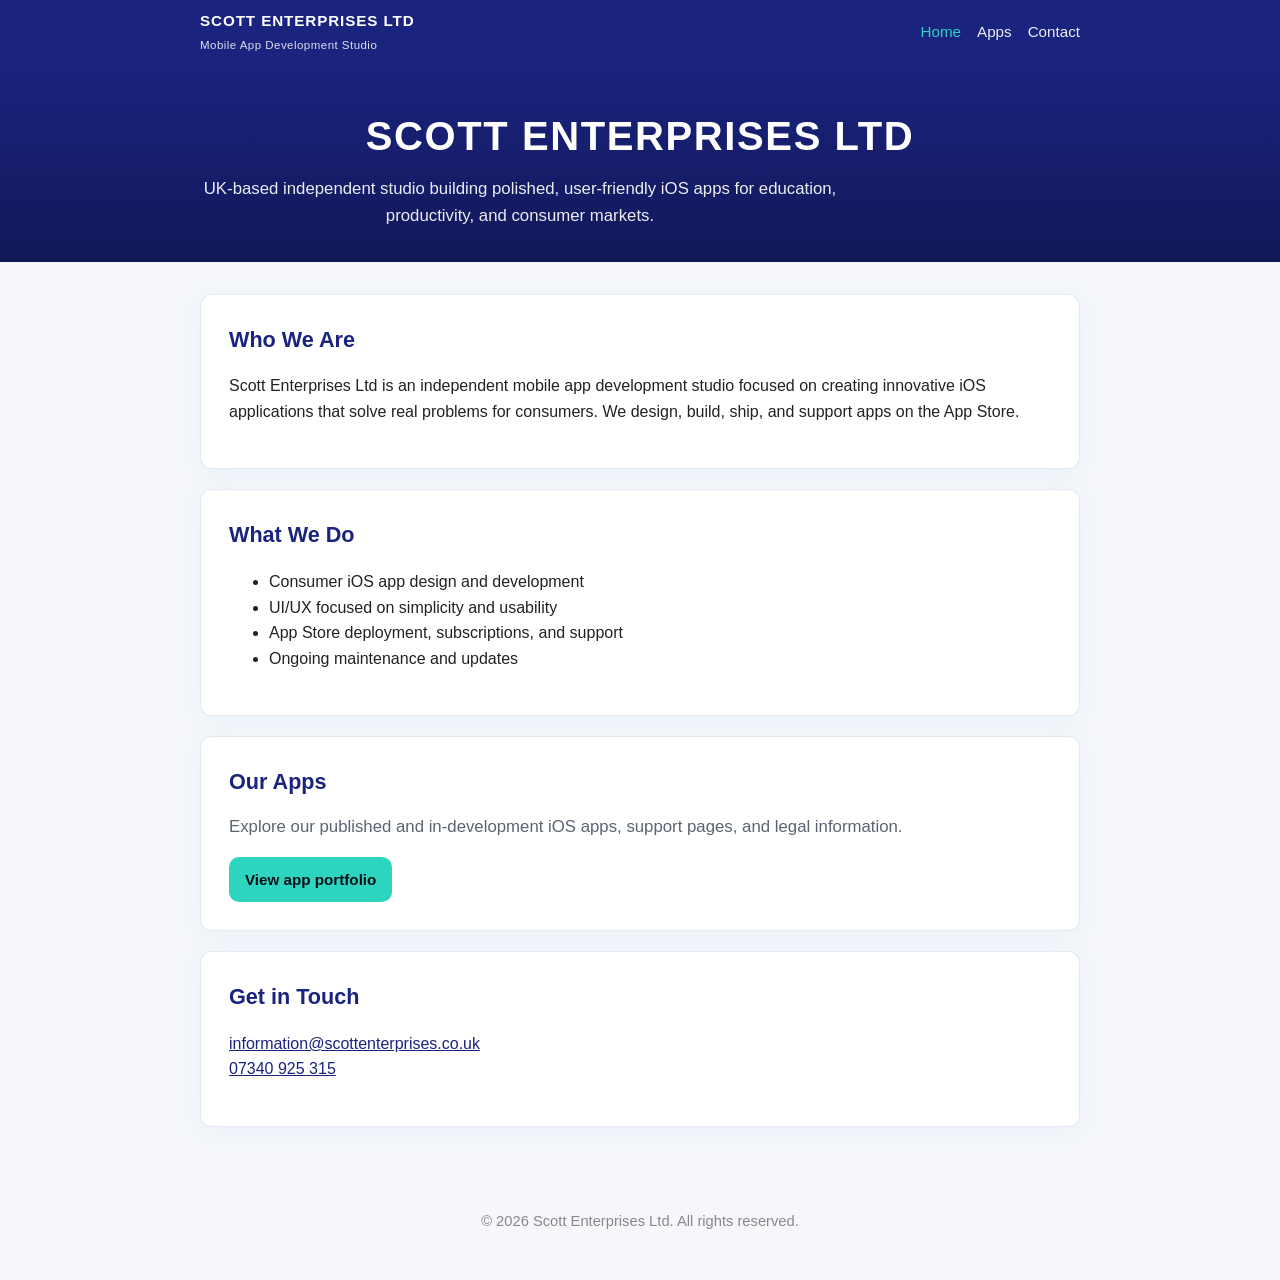
<file: index.html>
<!DOCTYPE html>
<html lang="en-GB">
<head>
    <meta charset="UTF-8">
    <meta name="viewport" content="width=device-width, initial-scale=1.0">
    <title>Scott Enterprises Ltd | iOS App Studio</title>
    <meta name="description" content="Scott Enterprises Ltd is a UK-based iOS app studio building consumer mobile apps including Learn World Flags, GCSE &amp; A Level CS Quiz, BetReset, and GSC Dashboard.">
    <meta name="robots" content="index, follow">
    <link rel="canonical" href="https://scottenterprises.co.uk/">
    <link rel="stylesheet" href="styles.css">
</head>
<body>
    <header class="site-header">
        <div class="site-header-inner">
            <a class="brand" href="index.html">
                SCOTT ENTERPRISES LTD
                <span>Mobile App Development Studio</span>
            </a>
            <nav class="site-nav" aria-label="Primary">
                <a href="index.html" aria-current="page">Home</a>
                <a href="apps/index.html">Apps</a>
                <a href="mailto:information@scottenterprises.co.uk">Contact</a>
            </nav>
        </div>
    </header>

    <section class="hero">
        <div class="page-shell">
            <h1>SCOTT ENTERPRISES LTD</h1>
            <p>UK-based independent studio building polished, user-friendly iOS apps for education, productivity, and consumer markets.</p>
        </div>
    </section>

    <main>
        <div class="page-shell">
            <section class="card">
                <h2 class="section-title">Who We Are</h2>
                <p>
                    Scott Enterprises Ltd is an independent mobile app development studio focused on creating innovative iOS applications that solve real problems for consumers. We design, build, ship, and support apps on the App Store.
                </p>
            </section>

            <section class="card">
                <h2 class="section-title">What We Do</h2>
                <ul>
                    <li>Consumer iOS app design and development</li>
                    <li>UI/UX focused on simplicity and usability</li>
                    <li>App Store deployment, subscriptions, and support</li>
                    <li>Ongoing maintenance and updates</li>
                </ul>
            </section>

            <section class="card">
                <h2 class="section-title">Our Apps</h2>
                <p class="lead">Explore our published and in-development iOS apps, support pages, and legal information.</p>
                <div class="button-row">
                    <a class="button button-primary" href="apps/index.html">View app portfolio</a>
                </div>
            </section>

            <section class="card">
                <h2 class="section-title">Get in Touch</h2>
                <p>
                    <a href="mailto:information@scottenterprises.co.uk">information@scottenterprises.co.uk</a><br>
                    <a href="tel:07340925315">07340 925 315</a>
                </p>
            </section>
        </div>
    </main>

    <footer class="site-footer">
        <p>&copy; 2026 Scott Enterprises Ltd. All rights reserved.</p>
    </footer>
</body>
</html>
</file>
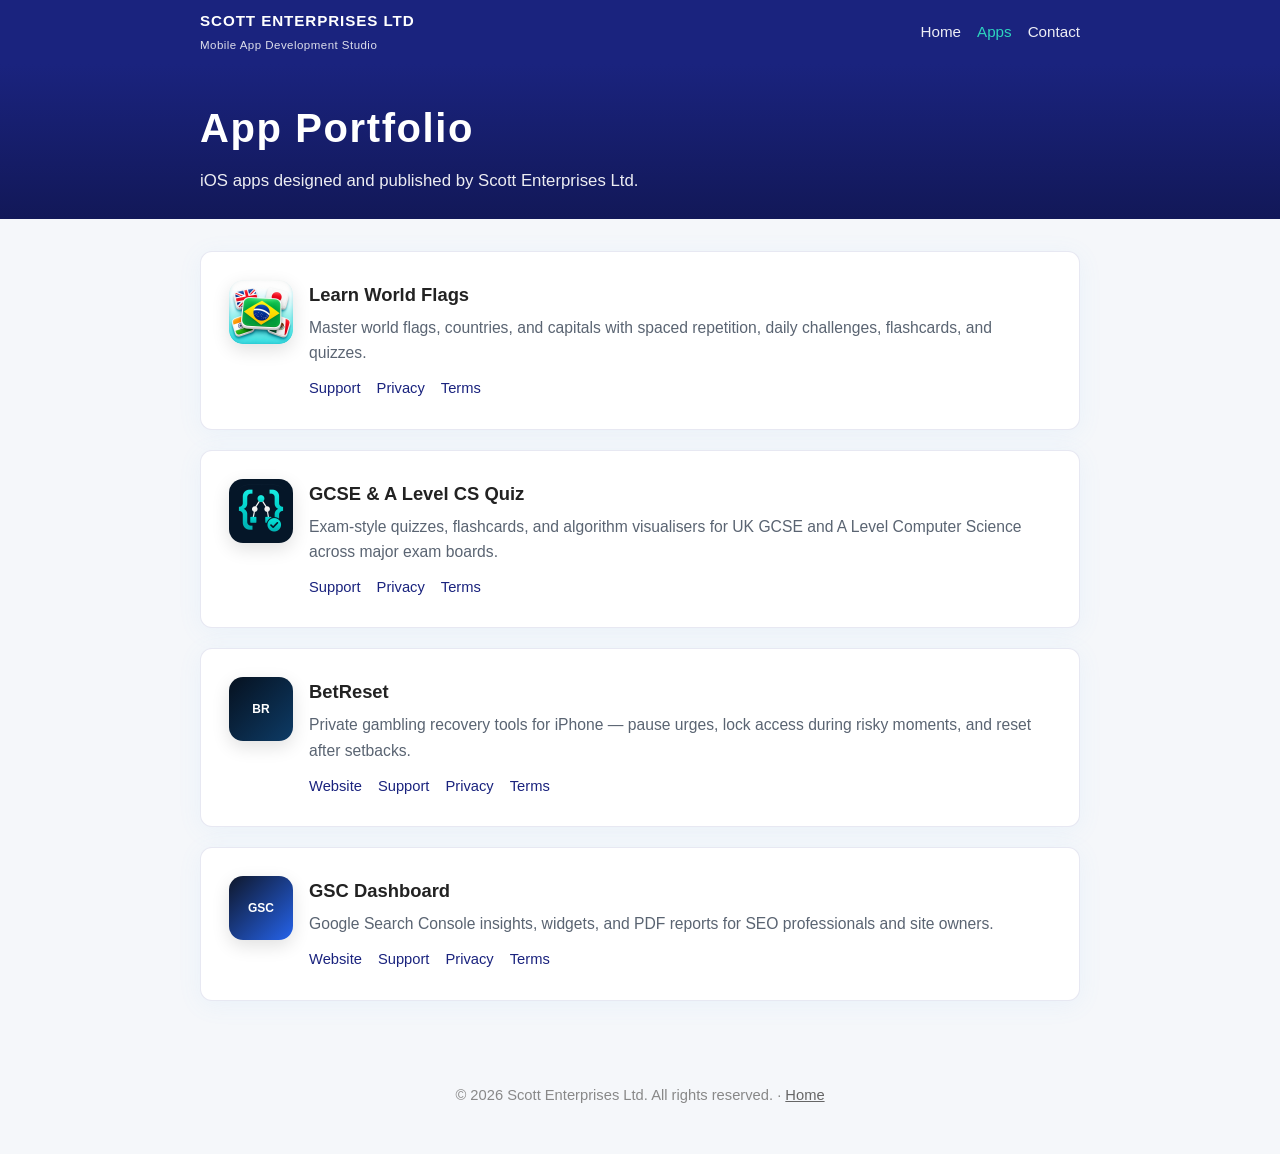
<file: apps/index.html>
<!DOCTYPE html>
<html lang="en-GB">
<head>
    <meta charset="UTF-8">
    <meta name="viewport" content="width=device-width, initial-scale=1.0">
    <title>Apps | Scott Enterprises Ltd</title>
    <meta name="description" content="Portfolio of iOS apps by Scott Enterprises Ltd, including Learn World Flags, GCSE &amp; A Level CS Quiz, BetReset, and GSC Dashboard.">
    <meta name="robots" content="index, follow">
    <link rel="canonical" href="https://scottenterprises.co.uk/apps/">
    <link rel="stylesheet" href="../styles.css">
</head>
<body>
    <header class="site-header">
        <div class="site-header-inner">
            <a class="brand" href="../index.html">
                SCOTT ENTERPRISES LTD
                <span>Mobile App Development Studio</span>
            </a>
            <nav class="site-nav" aria-label="Primary">
                <a href="../index.html">Home</a>
                <a href="index.html" aria-current="page">Apps</a>
                <a href="mailto:information@scottenterprises.co.uk">Contact</a>
            </nav>
        </div>
    </header>

    <section class="hero hero-compact">
        <div class="page-shell">
            <h1>App Portfolio</h1>
            <p>iOS apps designed and published by Scott Enterprises Ltd.</p>
        </div>
    </section>

    <main>
        <div class="page-shell">
            <article class="card app-card">
                <img class="app-icon" src="../assets/learn-world-flags-icon.png" width="64" height="64" alt="Learn World Flags app icon">
                <div>
                    <h3>Learn World Flags</h3>
                    <p>Master world flags, countries, and capitals with spaced repetition, daily challenges, flashcards, and quizzes.</p>
                    <div class="meta-links">
                        <a href="learn-world-flags/index.html">Support</a>
                        <a href="learn-world-flags/privacy.html">Privacy</a>
                        <a href="learn-world-flags/terms.html">Terms</a>
                    </div>
                </div>
            </article>

            <article class="card app-card">
                <img class="app-icon" src="../assets/cs-quiz-icon.png" width="64" height="64" alt="GCSE and A Level CS Quiz app icon">
                <div>
                    <h3>GCSE &amp; A Level CS Quiz</h3>
                    <p>Exam-style quizzes, flashcards, and algorithm visualisers for UK GCSE and A Level Computer Science across major exam boards.</p>
                    <div class="meta-links">
                        <a href="cs-quiz/index.html">Support</a>
                        <a href="cs-quiz/privacy.html">Privacy</a>
                        <a href="cs-quiz/terms.html">Terms</a>
                    </div>
                </div>
            </article>

            <article class="card app-card">
                <div class="app-icon" style="background: linear-gradient(135deg, #06111f, #0d3b66); display: grid; place-items: center; color: #fff; font-weight: 700; font-size: 0.75rem;">BR</div>
                <div>
                    <h3>BetReset</h3>
                    <p>Private gambling recovery tools for iPhone — pause urges, lock access during risky moments, and reset after setbacks.</p>
                    <div class="meta-links">
                        <a href="https://bet-reset.com/" rel="noopener">Website</a>
                        <a href="https://bet-reset.com/support.html" rel="noopener">Support</a>
                        <a href="https://bet-reset.com/privacy.html" rel="noopener">Privacy</a>
                        <a href="https://bet-reset.com/terms.html" rel="noopener">Terms</a>
                    </div>
                </div>
            </article>

            <article class="card app-card">
                <div class="app-icon" style="background: linear-gradient(135deg, #0f172a, #2563eb); display: grid; place-items: center; color: #fff; font-weight: 700; font-size: 0.75rem;">GSC</div>
                <div>
                    <h3>GSC Dashboard</h3>
                    <p>Google Search Console insights, widgets, and PDF reports for SEO professionals and site owners.</p>
                    <div class="meta-links">
                        <a href="https://gscdashboard.com/" rel="noopener">Website</a>
                        <a href="https://gscdashboard.com/support.html" rel="noopener">Support</a>
                        <a href="https://gscdashboard.com/privacy-policy.html" rel="noopener">Privacy</a>
                        <a href="https://gscdashboard.com/terms-of-service.html" rel="noopener">Terms</a>
                    </div>
                </div>
            </article>
        </div>
    </main>

    <footer class="site-footer">
        <p>&copy; 2026 Scott Enterprises Ltd. All rights reserved. · <a href="../index.html">Home</a></p>
    </footer>
</body>
</html>
</file>
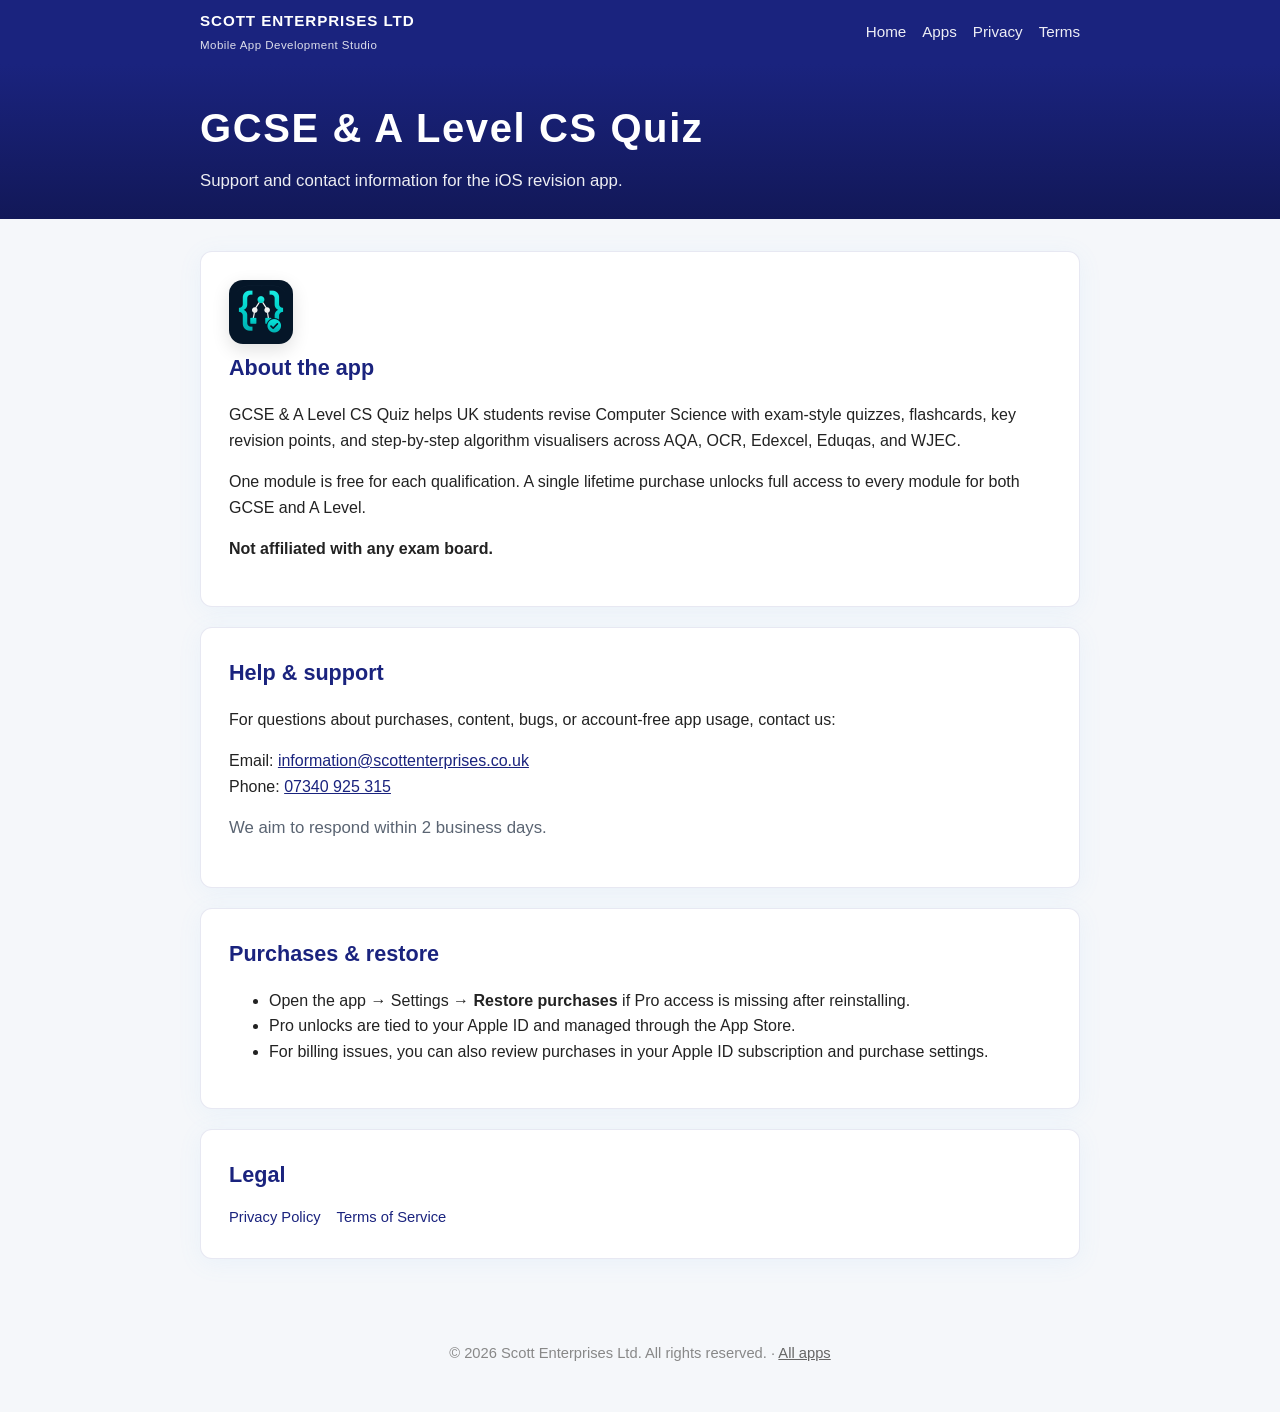
<file: apps/cs-quiz/index.html>
<!DOCTYPE html>
<html lang="en-GB">
<head>
    <meta charset="UTF-8">
    <meta name="viewport" content="width=device-width, initial-scale=1.0">
    <title>GCSE &amp; A Level CS Quiz | Support</title>
    <meta name="description" content="Support, contact, and help for GCSE &amp; A Level CS Quiz by Scott Enterprises Ltd.">
    <meta name="robots" content="index, follow">
    <link rel="canonical" href="https://scottenterprises.co.uk/apps/cs-quiz/">
    <link rel="stylesheet" href="../../styles.css">
</head>
<body>
    <header class="site-header">
        <div class="site-header-inner">
            <a class="brand" href="../../index.html">
                SCOTT ENTERPRISES LTD
                <span>Mobile App Development Studio</span>
            </a>
            <nav class="site-nav" aria-label="Primary">
                <a href="../../index.html">Home</a>
                <a href="../index.html">Apps</a>
                <a href="privacy.html">Privacy</a>
                <a href="terms.html">Terms</a>
            </nav>
        </div>
    </header>

    <section class="hero hero-compact">
        <div class="page-shell">
            <h1>GCSE &amp; A Level CS Quiz</h1>
            <p>Support and contact information for the iOS revision app.</p>
        </div>
    </section>

    <main>
        <div class="page-shell">
            <section class="card">
                <img class="app-icon" src="../../assets/cs-quiz-icon.png" width="64" height="64" alt="GCSE and A Level CS Quiz app icon">
                <h2 class="section-title">About the app</h2>
                <p>
                    GCSE &amp; A Level CS Quiz helps UK students revise Computer Science with exam-style quizzes, flashcards, key revision points, and step-by-step algorithm visualisers across AQA, OCR, Edexcel, Eduqas, and WJEC.
                </p>
                <p>
                    One module is free for each qualification. A single lifetime purchase unlocks full access to every module for both GCSE and A Level.
                </p>
                <p><strong>Not affiliated with any exam board.</strong></p>
            </section>

            <section class="card">
                <h2 class="section-title">Help &amp; support</h2>
                <p>For questions about purchases, content, bugs, or account-free app usage, contact us:</p>
                <p>
                    Email: <a href="mailto:information@scottenterprises.co.uk">information@scottenterprises.co.uk</a><br>
                    Phone: <a href="tel:07340925315">07340 925 315</a>
                </p>
                <p class="lead">We aim to respond within 2 business days.</p>
            </section>

            <section class="card">
                <h2 class="section-title">Purchases &amp; restore</h2>
                <ul>
                    <li>Open the app → Settings → <strong>Restore purchases</strong> if Pro access is missing after reinstalling.</li>
                    <li>Pro unlocks are tied to your Apple ID and managed through the App Store.</li>
                    <li>For billing issues, you can also review purchases in your Apple ID subscription and purchase settings.</li>
                </ul>
            </section>

            <section class="card">
                <h2 class="section-title">Legal</h2>
                <div class="meta-links">
                    <a href="privacy.html">Privacy Policy</a>
                    <a href="terms.html">Terms of Service</a>
                </div>
            </section>
        </div>
    </main>

    <footer class="site-footer">
        <p>&copy; 2026 Scott Enterprises Ltd. All rights reserved. · <a href="../index.html">All apps</a></p>
    </footer>
</body>
</html>
</file>
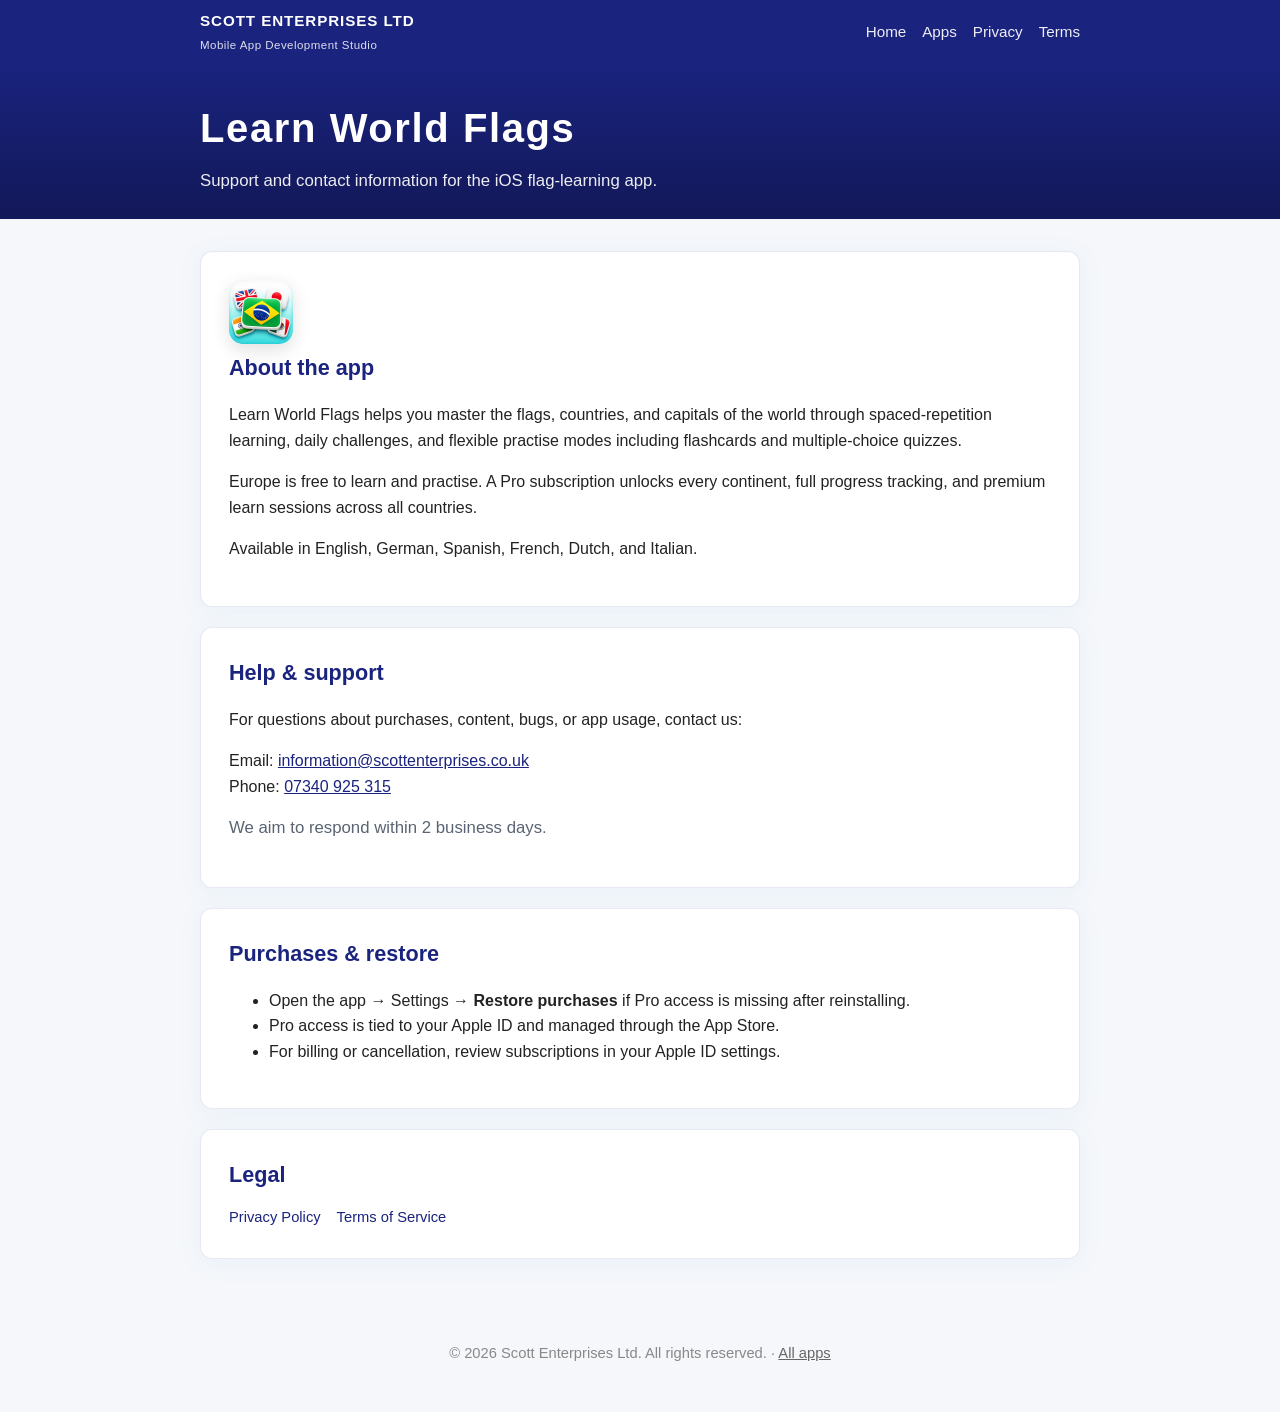
<file: apps/learn-world-flags/index.html>
<!DOCTYPE html>
<html lang="en-GB">
<head>
    <meta charset="UTF-8">
    <meta name="viewport" content="width=device-width, initial-scale=1.0">
    <title>Learn World Flags | Support</title>
    <meta name="description" content="Support, contact, and help for Learn World Flags by Scott Enterprises Ltd.">
    <meta name="robots" content="index, follow">
    <link rel="canonical" href="https://scottenterprises.co.uk/apps/learn-world-flags/">
    <link rel="stylesheet" href="../../styles.css">
</head>
<body>
    <header class="site-header">
        <div class="site-header-inner">
            <a class="brand" href="../../index.html">
                SCOTT ENTERPRISES LTD
                <span>Mobile App Development Studio</span>
            </a>
            <nav class="site-nav" aria-label="Primary">
                <a href="../../index.html">Home</a>
                <a href="../index.html">Apps</a>
                <a href="privacy.html">Privacy</a>
                <a href="terms.html">Terms</a>
            </nav>
        </div>
    </header>

    <section class="hero hero-compact">
        <div class="page-shell">
            <h1>Learn World Flags</h1>
            <p>Support and contact information for the iOS flag-learning app.</p>
        </div>
    </section>

    <main>
        <div class="page-shell">
            <section class="card">
                <img class="app-icon" src="../../assets/learn-world-flags-icon.png" width="64" height="64" alt="Learn World Flags app icon">
                <h2 class="section-title">About the app</h2>
                <p>
                    Learn World Flags helps you master the flags, countries, and capitals of the world through spaced-repetition learning, daily challenges, and flexible practise modes including flashcards and multiple-choice quizzes.
                </p>
                <p>
                    Europe is free to learn and practise. A Pro subscription unlocks every continent, full progress tracking, and premium learn sessions across all countries.
                </p>
                <p>
                    Available in English, German, Spanish, French, Dutch, and Italian.
                </p>
            </section>

            <section class="card">
                <h2 class="section-title">Help &amp; support</h2>
                <p>For questions about purchases, content, bugs, or app usage, contact us:</p>
                <p>
                    Email: <a href="mailto:information@scottenterprises.co.uk">information@scottenterprises.co.uk</a><br>
                    Phone: <a href="tel:07340925315">07340 925 315</a>
                </p>
                <p class="lead">We aim to respond within 2 business days.</p>
            </section>

            <section class="card">
                <h2 class="section-title">Purchases &amp; restore</h2>
                <ul>
                    <li>Open the app → Settings → <strong>Restore purchases</strong> if Pro access is missing after reinstalling.</li>
                    <li>Pro access is tied to your Apple ID and managed through the App Store.</li>
                    <li>For billing or cancellation, review subscriptions in your Apple ID settings.</li>
                </ul>
            </section>

            <section class="card">
                <h2 class="section-title">Legal</h2>
                <div class="meta-links">
                    <a href="privacy.html">Privacy Policy</a>
                    <a href="terms.html">Terms of Service</a>
                </div>
            </section>
        </div>
    </main>

    <footer class="site-footer">
        <p>&copy; 2026 Scott Enterprises Ltd. All rights reserved. · <a href="../index.html">All apps</a></p>
    </footer>
</body>
</html>
</file>
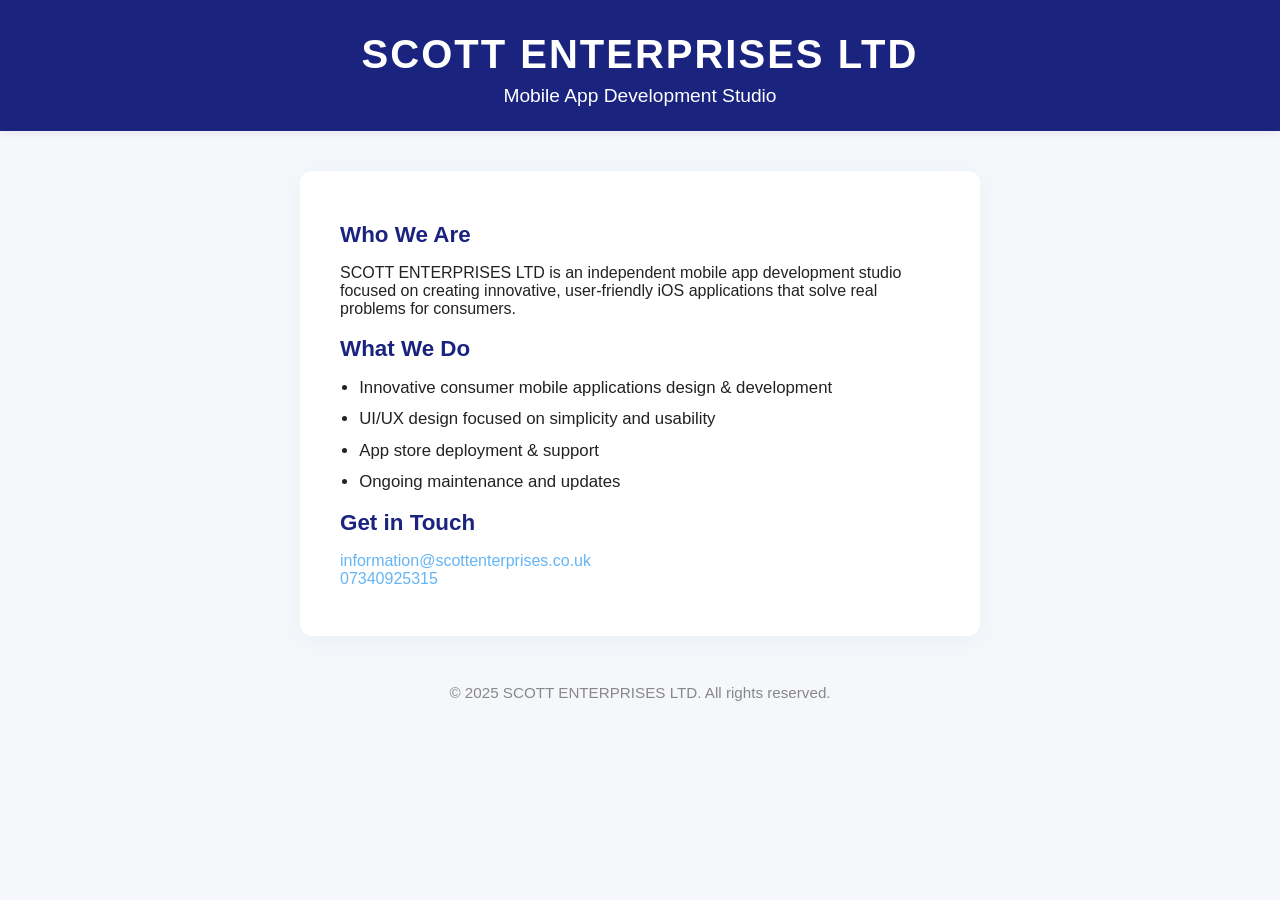
<file: webpage.html>
<!DOCTYPE html>
<html lang="en">
<head>
    <meta charset="UTF-8">
    <meta name="viewport" content="width=device-width, initial-scale=1.0">
    <title>SCOTT ENTERPRISES LTD</title>
    <style>
        :root {
            --primary: #1a237e;
            --accent: #64b5f6;
            --background: #f5f7fa;
            --text: #222;
            --white: #fff;
        }
        body {
            margin: 0;
            padding: 0;
            font-family: 'Segoe UI', 'Helvetica Neue', Arial, 'Liberation Sans', sans-serif;
            background: var(--background);
            color: var(--text);
            min-height: 100vh;
        }
        header {
            background: var(--primary);
            color: var(--white);
            padding: 2rem 0 1.5rem 0;
            text-align: center;
            box-shadow: 0 2px 8px rgba(26,35,126,0.08);
        }
        header h1 {
            margin: 0;
            font-size: 2.5rem;
            letter-spacing: 2px;
        }
        header p {
            margin: 0.5rem 0 0 0;
            font-size: 1.2rem;
            font-weight: 300;
        }
        main {
            max-width: 600px;
            margin: 2.5rem auto;
            background: var(--white);
            border-radius: 12px;
            box-shadow: 0 4px 24px rgba(100,181,246,0.08);
            padding: 2rem 2.5rem;
        }
        .section-title {
            color: var(--primary);
            font-size: 1.4rem;
            margin-bottom: 1rem;
            font-weight: 600;
        }
        ul {
            padding-left: 1.2rem;
        }
        li {
            margin-bottom: 0.7rem;
            font-size: 1.05rem;
        }
        footer {
            text-align: center;
            color: #888;
            font-size: 0.95rem;
            margin: 3rem 0 1rem 0;
        }
        @media (max-width: 700px) {
            main {
                padding: 1.2rem 1rem;
            }
            header h1 {
                font-size: 2rem;
            }
        }
    </style>
</head>
<body>
    <header>
        <h1>SCOTT ENTERPRISES LTD</h1>
        <p>Mobile App Development Studio</p>
    </header>
    <main>
        <div>
            <h2 class="section-title">Who We Are</h2>
            <p>
                SCOTT ENTERPRISES LTD is an independent mobile app development studio focused on creating innovative, user-friendly iOS applications that solve real problems for consumers.
            </p>
        </div>
        <div>
            <h2 class="section-title">What We Do</h2>
            <ul>
                <li>Innovative consumer mobile applications design &amp; development</li>
                <li>UI/UX design focused on simplicity and usability</li>
                <li>App store deployment &amp; support</li>
                <li>Ongoing maintenance and updates</li>
            </ul>
        </div>
        <div>
            <h2 class="section-title">Get in Touch</h2>
            <p>
                <a href="mailto:information@scottenterprises.co.uk" style="color: var(--accent); text-decoration: none; font-weight: 500;">information@scottenterprises.co.uk</a><br>
                <a href="tel:07340925315" style="color: var(--accent); text-decoration: none; font-weight: 500;">07340925315</a>
            </p>
        </div>
    </main>
    <footer>
        &copy; 2025 SCOTT ENTERPRISES LTD. All rights reserved.
    </footer>
</body>
</html>
</file>
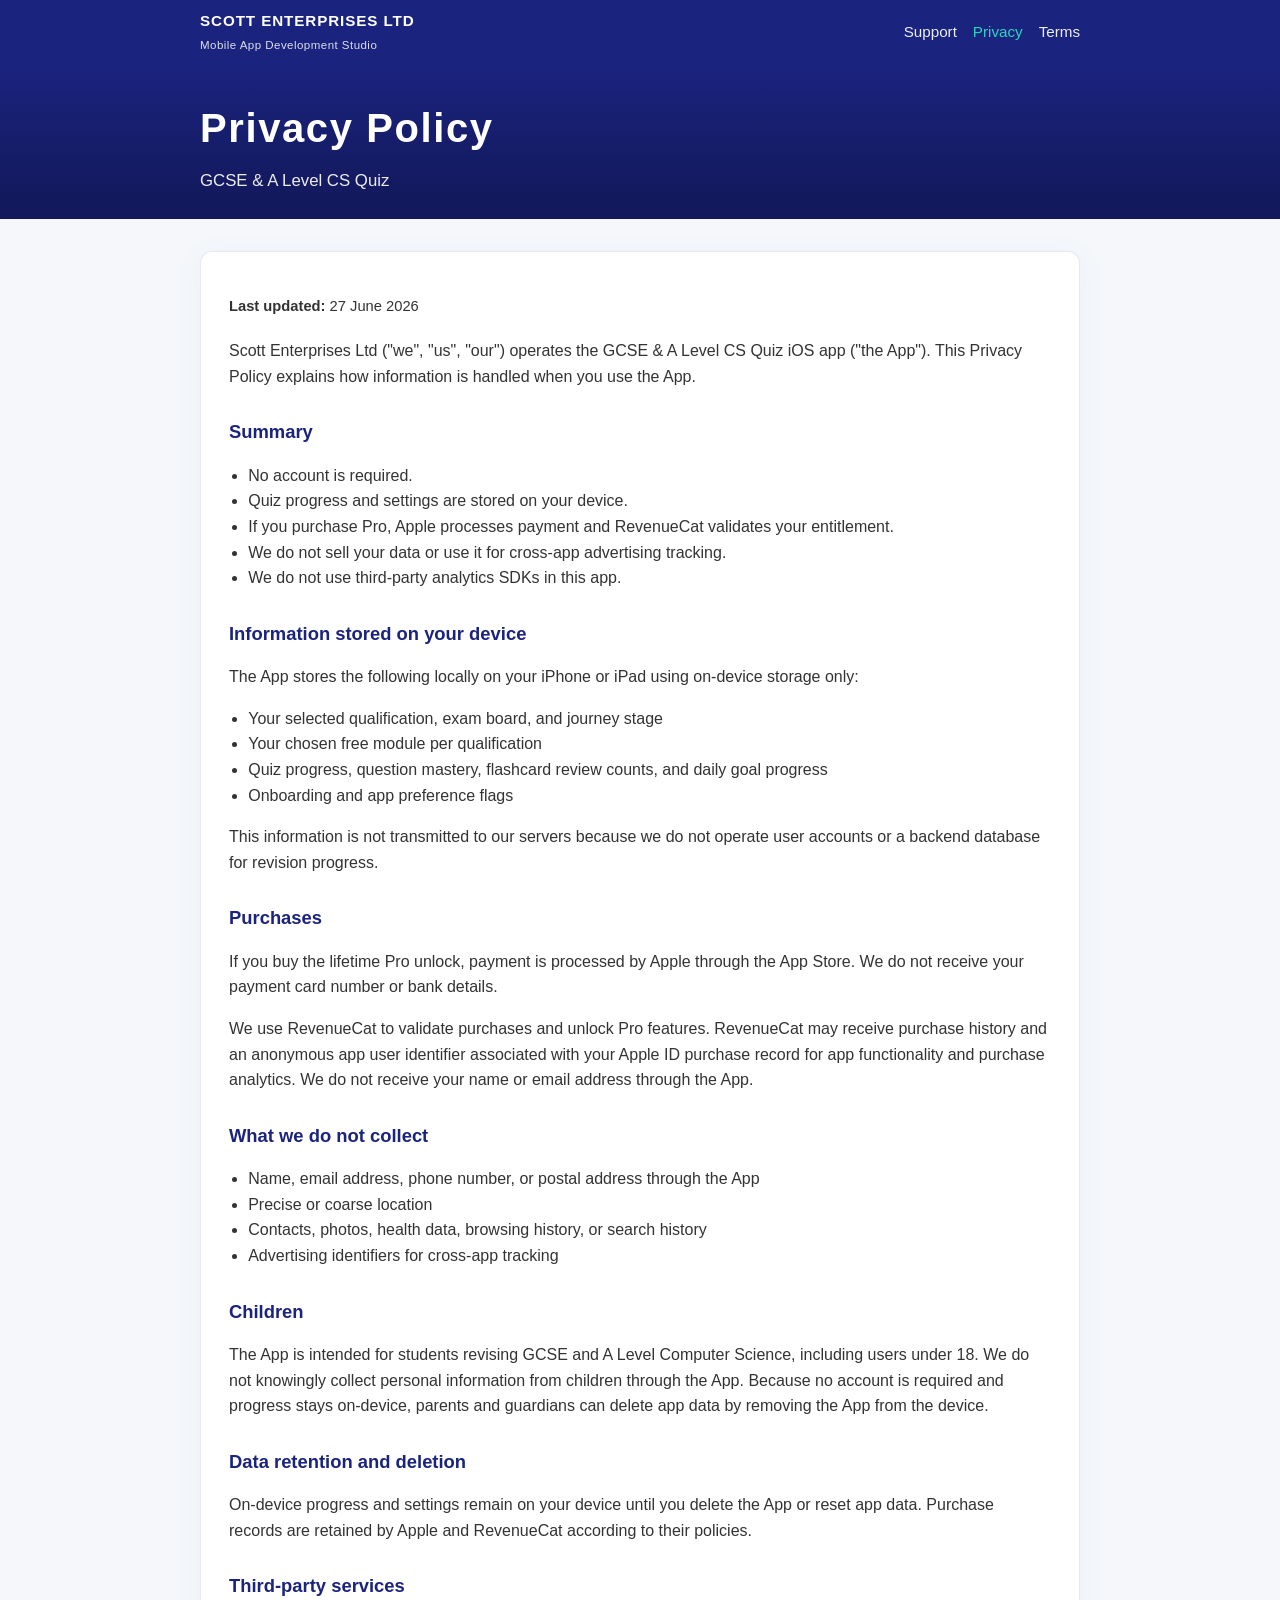
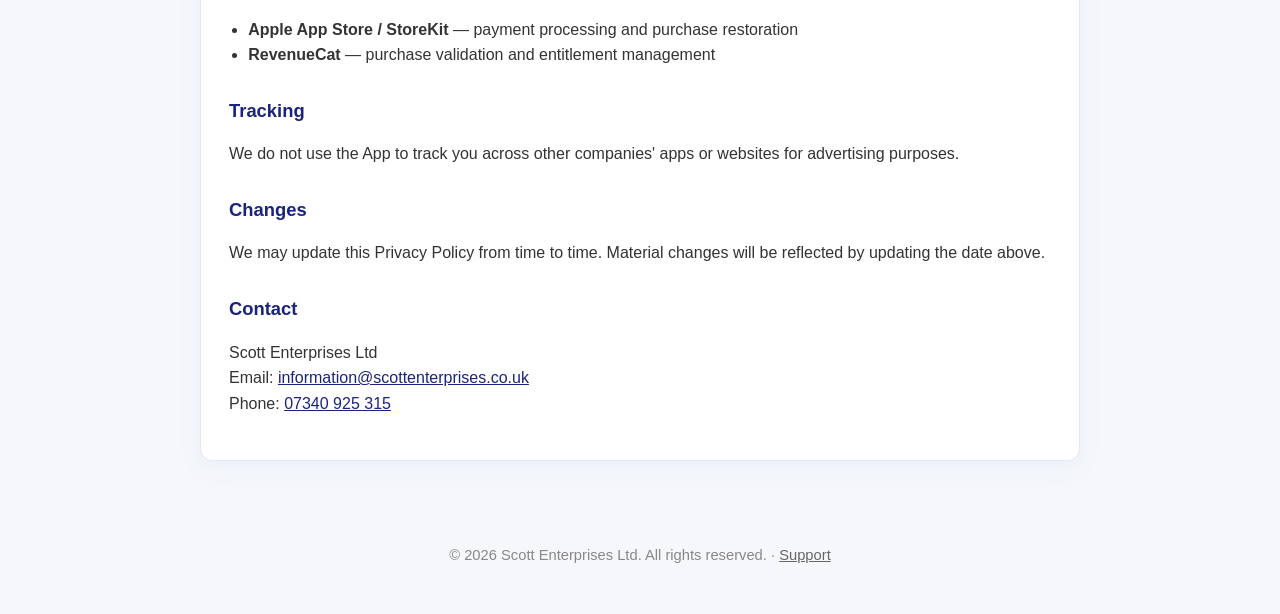
<file: apps/cs-quiz/privacy.html>
<!DOCTYPE html>
<html lang="en-GB">
<head>
    <meta charset="UTF-8">
    <meta name="viewport" content="width=device-width, initial-scale=1.0">
    <title>Privacy Policy | GCSE &amp; A Level CS Quiz</title>
    <meta name="description" content="Privacy Policy for GCSE &amp; A Level CS Quiz by Scott Enterprises Ltd.">
    <meta name="robots" content="noindex, follow">
    <link rel="canonical" href="https://scottenterprises.co.uk/apps/cs-quiz/privacy.html">
    <link rel="stylesheet" href="../../styles.css">
</head>
<body>
    <header class="site-header">
        <div class="site-header-inner">
            <a class="brand" href="../../index.html">
                SCOTT ENTERPRISES LTD
                <span>Mobile App Development Studio</span>
            </a>
            <nav class="site-nav" aria-label="Primary">
                <a href="index.html">Support</a>
                <a href="privacy.html" aria-current="page">Privacy</a>
                <a href="terms.html">Terms</a>
            </nav>
        </div>
    </header>

    <section class="hero hero-compact">
        <div class="page-shell">
            <h1>Privacy Policy</h1>
            <p>GCSE &amp; A Level CS Quiz</p>
        </div>
    </section>

    <main>
        <div class="page-shell">
            <article class="card legal-content">
                <p class="legal-updated"><strong>Last updated:</strong> 27 June 2026</p>
                <p>
                    Scott Enterprises Ltd ("we", "us", "our") operates the GCSE &amp; A Level CS Quiz iOS app ("the App"). This Privacy Policy explains how information is handled when you use the App.
                </p>

                <h2>Summary</h2>
                <ul>
                    <li>No account is required.</li>
                    <li>Quiz progress and settings are stored on your device.</li>
                    <li>If you purchase Pro, Apple processes payment and RevenueCat validates your entitlement.</li>
                    <li>We do not sell your data or use it for cross-app advertising tracking.</li>
                    <li>We do not use third-party analytics SDKs in this app.</li>
                </ul>

                <h2>Information stored on your device</h2>
                <p>The App stores the following locally on your iPhone or iPad using on-device storage only:</p>
                <ul>
                    <li>Your selected qualification, exam board, and journey stage</li>
                    <li>Your chosen free module per qualification</li>
                    <li>Quiz progress, question mastery, flashcard review counts, and daily goal progress</li>
                    <li>Onboarding and app preference flags</li>
                </ul>
                <p>This information is not transmitted to our servers because we do not operate user accounts or a backend database for revision progress.</p>

                <h2>Purchases</h2>
                <p>
                    If you buy the lifetime Pro unlock, payment is processed by Apple through the App Store. We do not receive your payment card number or bank details.
                </p>
                <p>
                    We use RevenueCat to validate purchases and unlock Pro features. RevenueCat may receive purchase history and an anonymous app user identifier associated with your Apple ID purchase record for app functionality and purchase analytics. We do not receive your name or email address through the App.
                </p>

                <h2>What we do not collect</h2>
                <ul>
                    <li>Name, email address, phone number, or postal address through the App</li>
                    <li>Precise or coarse location</li>
                    <li>Contacts, photos, health data, browsing history, or search history</li>
                    <li>Advertising identifiers for cross-app tracking</li>
                </ul>

                <h2>Children</h2>
                <p>
                    The App is intended for students revising GCSE and A Level Computer Science, including users under 18. We do not knowingly collect personal information from children through the App. Because no account is required and progress stays on-device, parents and guardians can delete app data by removing the App from the device.
                </p>

                <h2>Data retention and deletion</h2>
                <p>
                    On-device progress and settings remain on your device until you delete the App or reset app data. Purchase records are retained by Apple and RevenueCat according to their policies.
                </p>

                <h2>Third-party services</h2>
                <ul>
                    <li><strong>Apple App Store / StoreKit</strong> — payment processing and purchase restoration</li>
                    <li><strong>RevenueCat</strong> — purchase validation and entitlement management</li>
                </ul>

                <h2>Tracking</h2>
                <p>
                    We do not use the App to track you across other companies' apps or websites for advertising purposes.
                </p>

                <h2>Changes</h2>
                <p>
                    We may update this Privacy Policy from time to time. Material changes will be reflected by updating the date above.
                </p>

                <h2>Contact</h2>
                <p>
                    Scott Enterprises Ltd<br>
                    Email: <a href="mailto:information@scottenterprises.co.uk">information@scottenterprises.co.uk</a><br>
                    Phone: <a href="tel:07340925315">07340 925 315</a>
                </p>
            </article>
        </div>
    </main>

    <footer class="site-footer">
        <p>&copy; 2026 Scott Enterprises Ltd. All rights reserved. · <a href="index.html">Support</a></p>
    </footer>
</body>
</html>
</file>
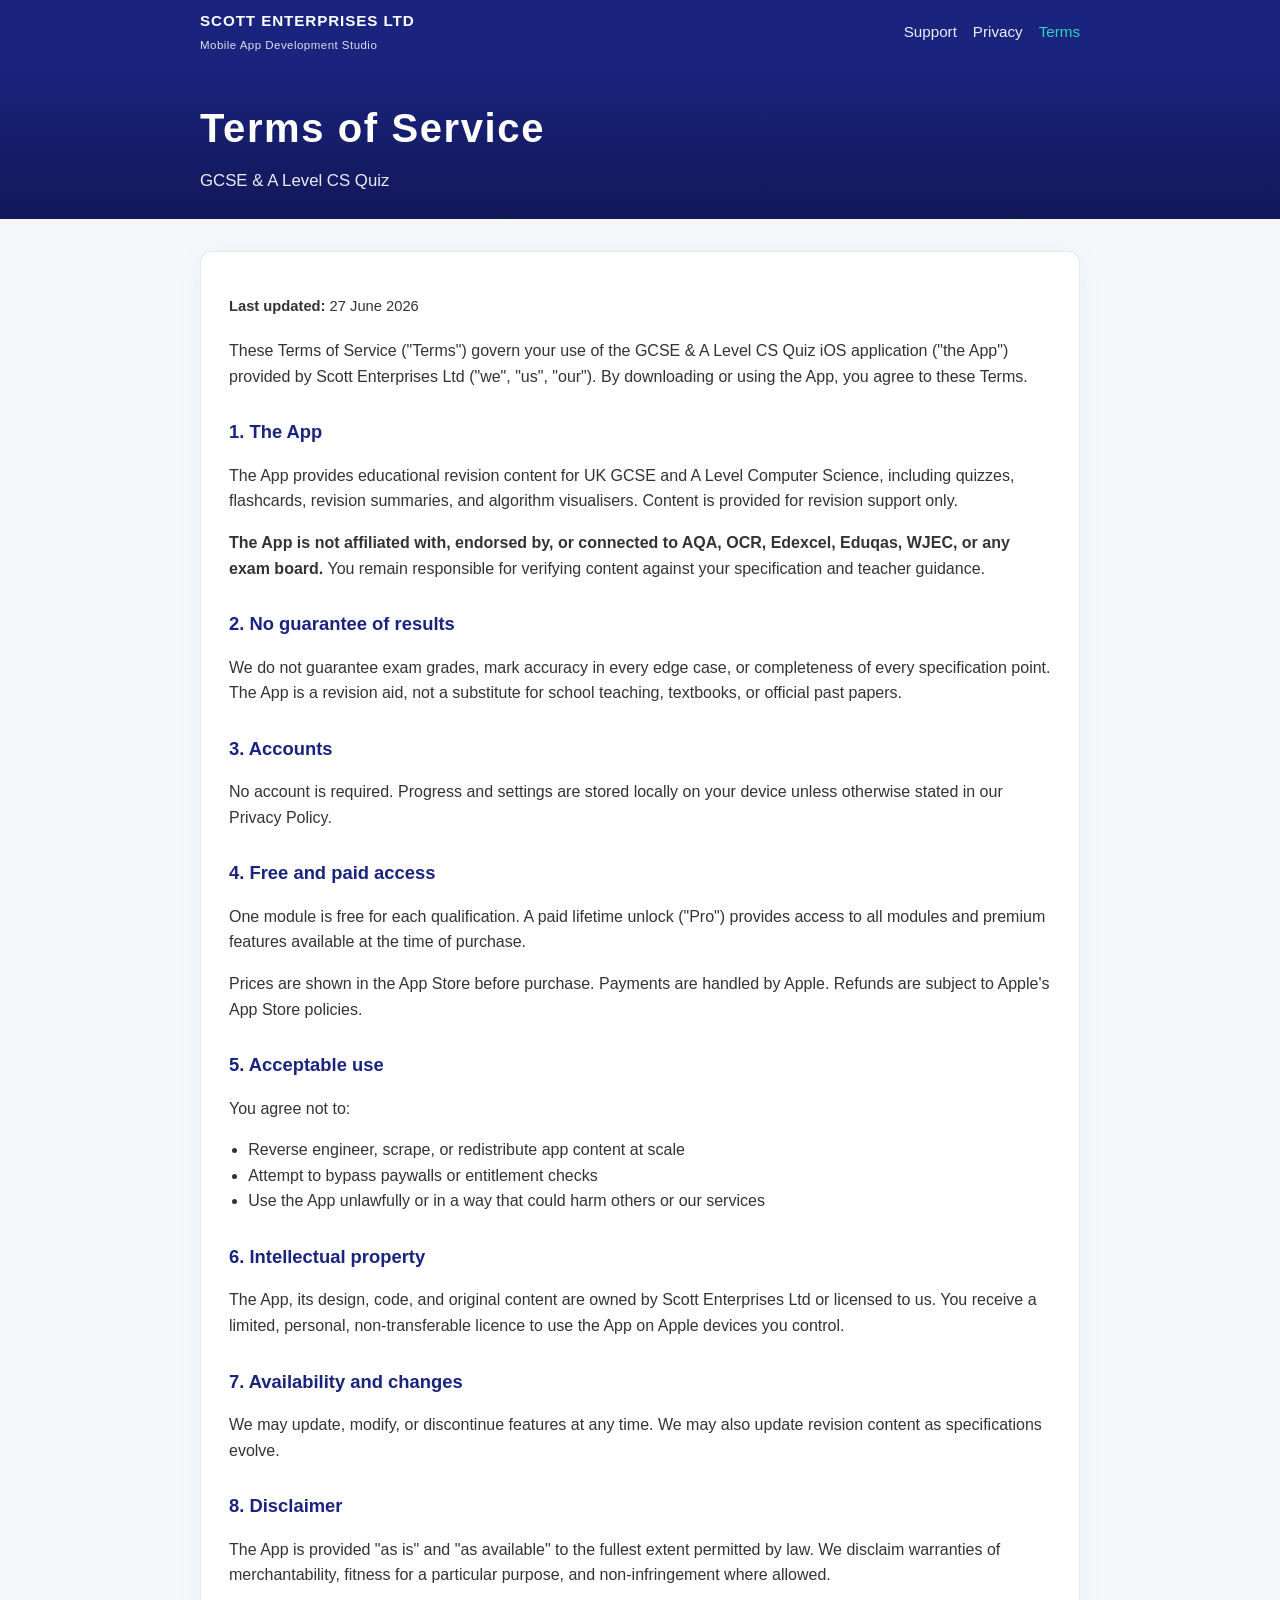
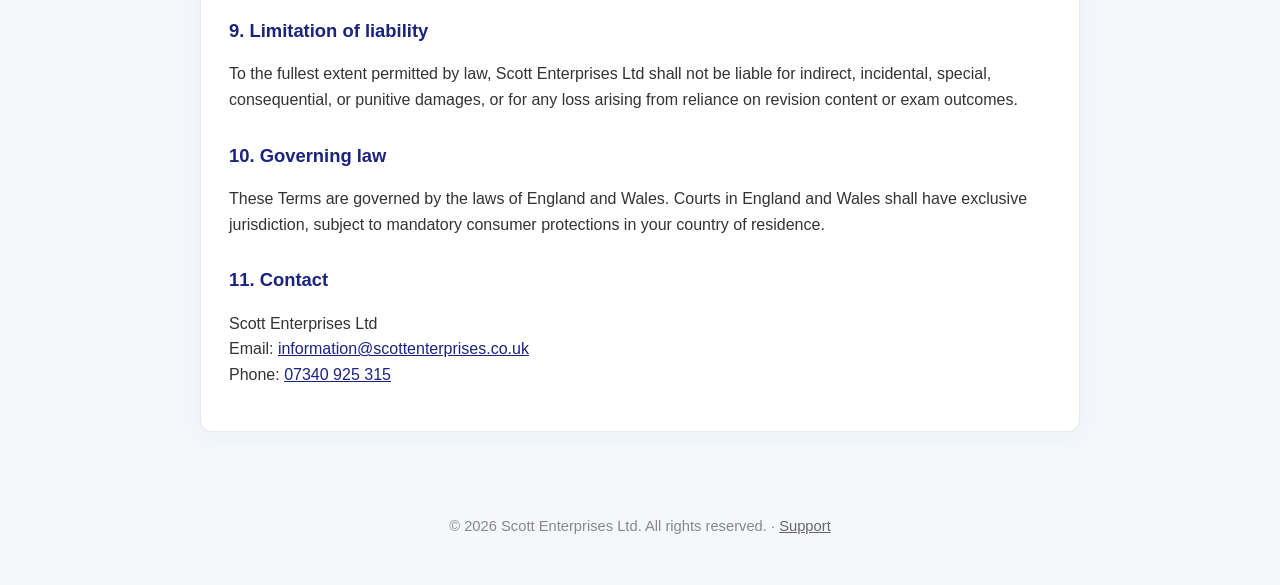
<file: apps/cs-quiz/terms.html>
<!DOCTYPE html>
<html lang="en-GB">
<head>
    <meta charset="UTF-8">
    <meta name="viewport" content="width=device-width, initial-scale=1.0">
    <title>Terms of Service | GCSE &amp; A Level CS Quiz</title>
    <meta name="description" content="Terms of Service for GCSE &amp; A Level CS Quiz by Scott Enterprises Ltd.">
    <meta name="robots" content="noindex, follow">
    <link rel="canonical" href="https://scottenterprises.co.uk/apps/cs-quiz/terms.html">
    <link rel="stylesheet" href="../../styles.css">
</head>
<body>
    <header class="site-header">
        <div class="site-header-inner">
            <a class="brand" href="../../index.html">
                SCOTT ENTERPRISES LTD
                <span>Mobile App Development Studio</span>
            </a>
            <nav class="site-nav" aria-label="Primary">
                <a href="index.html">Support</a>
                <a href="privacy.html">Privacy</a>
                <a href="terms.html" aria-current="page">Terms</a>
            </nav>
        </div>
    </header>

    <section class="hero hero-compact">
        <div class="page-shell">
            <h1>Terms of Service</h1>
            <p>GCSE &amp; A Level CS Quiz</p>
        </div>
    </section>

    <main>
        <div class="page-shell">
            <article class="card legal-content">
                <p class="legal-updated"><strong>Last updated:</strong> 27 June 2026</p>
                <p>
                    These Terms of Service ("Terms") govern your use of the GCSE &amp; A Level CS Quiz iOS application ("the App") provided by Scott Enterprises Ltd ("we", "us", "our"). By downloading or using the App, you agree to these Terms.
                </p>

                <h2>1. The App</h2>
                <p>
                    The App provides educational revision content for UK GCSE and A Level Computer Science, including quizzes, flashcards, revision summaries, and algorithm visualisers. Content is provided for revision support only.
                </p>
                <p>
                    <strong>The App is not affiliated with, endorsed by, or connected to AQA, OCR, Edexcel, Eduqas, WJEC, or any exam board.</strong> You remain responsible for verifying content against your specification and teacher guidance.
                </p>

                <h2>2. No guarantee of results</h2>
                <p>
                    We do not guarantee exam grades, mark accuracy in every edge case, or completeness of every specification point. The App is a revision aid, not a substitute for school teaching, textbooks, or official past papers.
                </p>

                <h2>3. Accounts</h2>
                <p>
                    No account is required. Progress and settings are stored locally on your device unless otherwise stated in our Privacy Policy.
                </p>

                <h2>4. Free and paid access</h2>
                <p>
                    One module is free for each qualification. A paid lifetime unlock ("Pro") provides access to all modules and premium features available at the time of purchase.
                </p>
                <p>
                    Prices are shown in the App Store before purchase. Payments are handled by Apple. Refunds are subject to Apple's App Store policies.
                </p>

                <h2>5. Acceptable use</h2>
                <p>You agree not to:</p>
                <ul>
                    <li>Reverse engineer, scrape, or redistribute app content at scale</li>
                    <li>Attempt to bypass paywalls or entitlement checks</li>
                    <li>Use the App unlawfully or in a way that could harm others or our services</li>
                </ul>

                <h2>6. Intellectual property</h2>
                <p>
                    The App, its design, code, and original content are owned by Scott Enterprises Ltd or licensed to us. You receive a limited, personal, non-transferable licence to use the App on Apple devices you control.
                </p>

                <h2>7. Availability and changes</h2>
                <p>
                    We may update, modify, or discontinue features at any time. We may also update revision content as specifications evolve.
                </p>

                <h2>8. Disclaimer</h2>
                <p>
                    The App is provided "as is" and "as available" to the fullest extent permitted by law. We disclaim warranties of merchantability, fitness for a particular purpose, and non-infringement where allowed.
                </p>

                <h2>9. Limitation of liability</h2>
                <p>
                    To the fullest extent permitted by law, Scott Enterprises Ltd shall not be liable for indirect, incidental, special, consequential, or punitive damages, or for any loss arising from reliance on revision content or exam outcomes.
                </p>

                <h2>10. Governing law</h2>
                <p>
                    These Terms are governed by the laws of England and Wales. Courts in England and Wales shall have exclusive jurisdiction, subject to mandatory consumer protections in your country of residence.
                </p>

                <h2>11. Contact</h2>
                <p>
                    Scott Enterprises Ltd<br>
                    Email: <a href="mailto:information@scottenterprises.co.uk">information@scottenterprises.co.uk</a><br>
                    Phone: <a href="tel:07340925315">07340 925 315</a>
                </p>
            </article>
        </div>
    </main>

    <footer class="site-footer">
        <p>&copy; 2026 Scott Enterprises Ltd. All rights reserved. · <a href="index.html">Support</a></p>
    </footer>
</body>
</html>
</file>
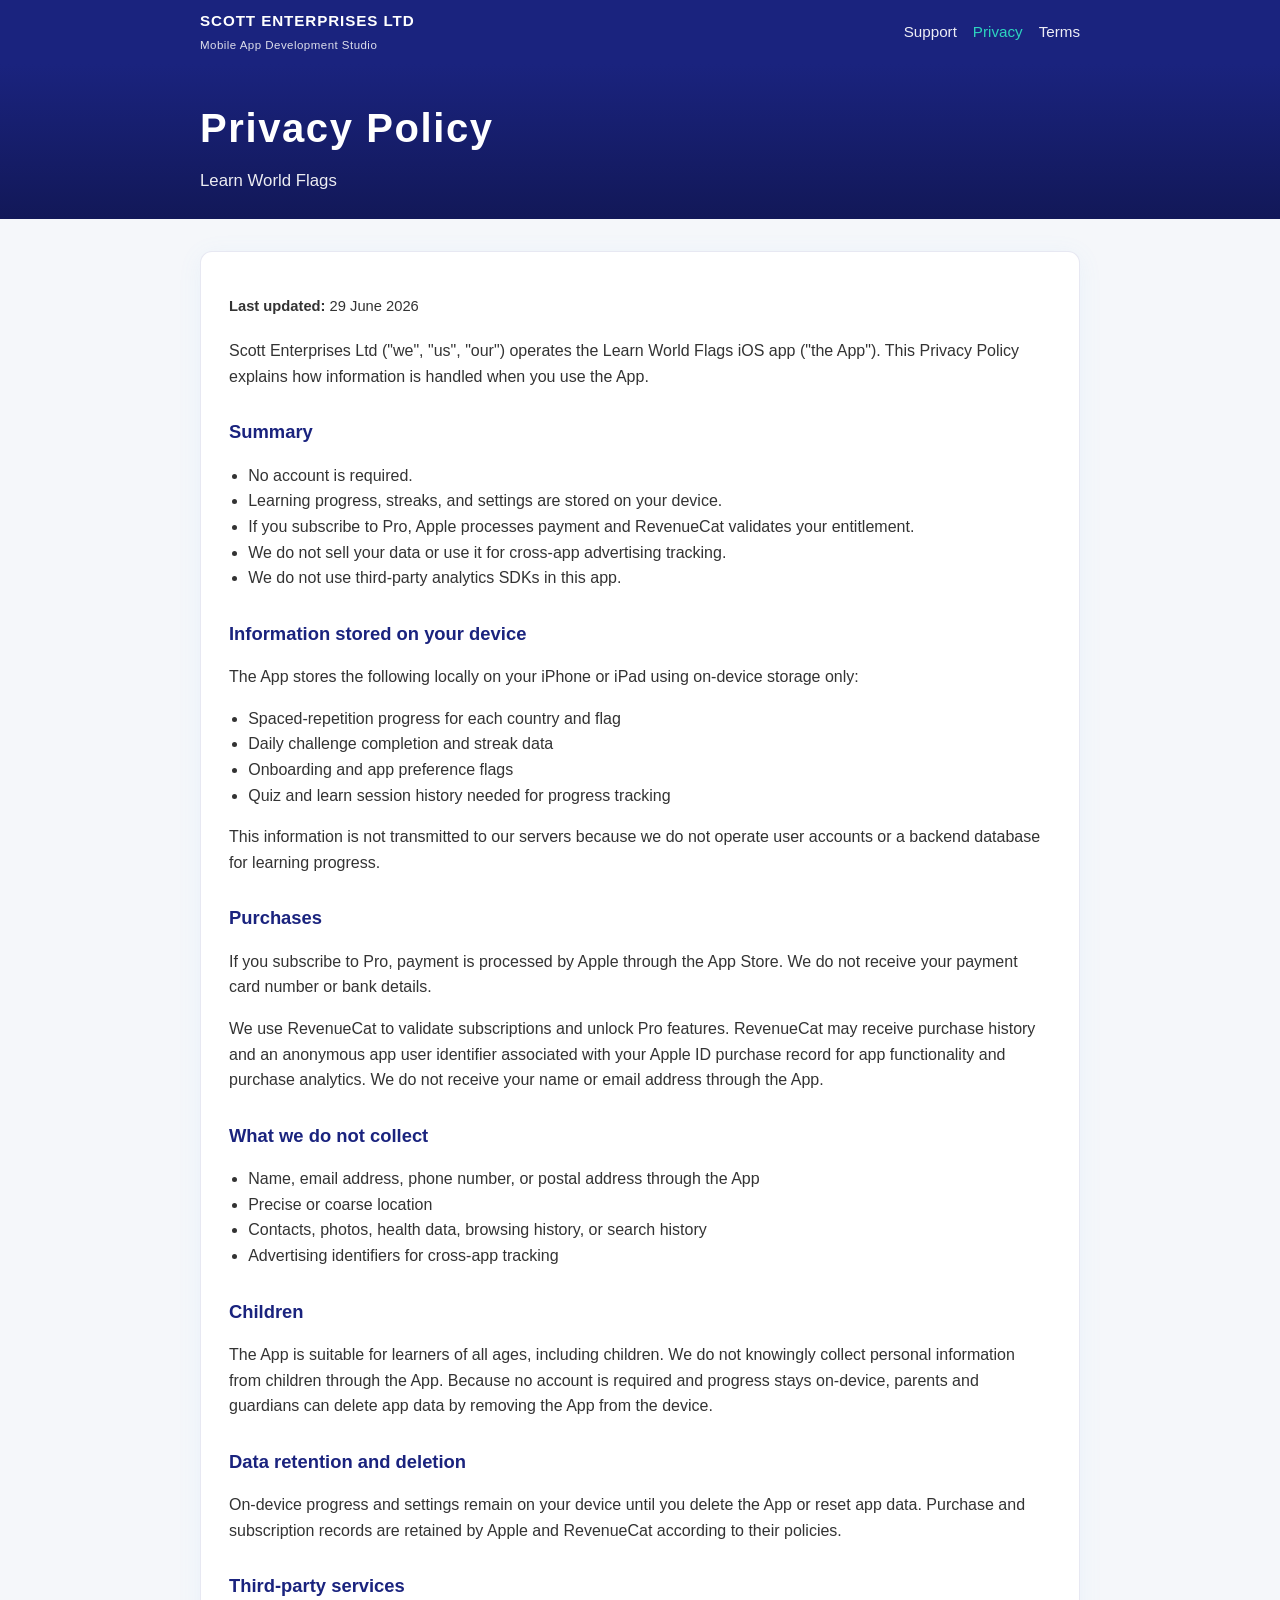
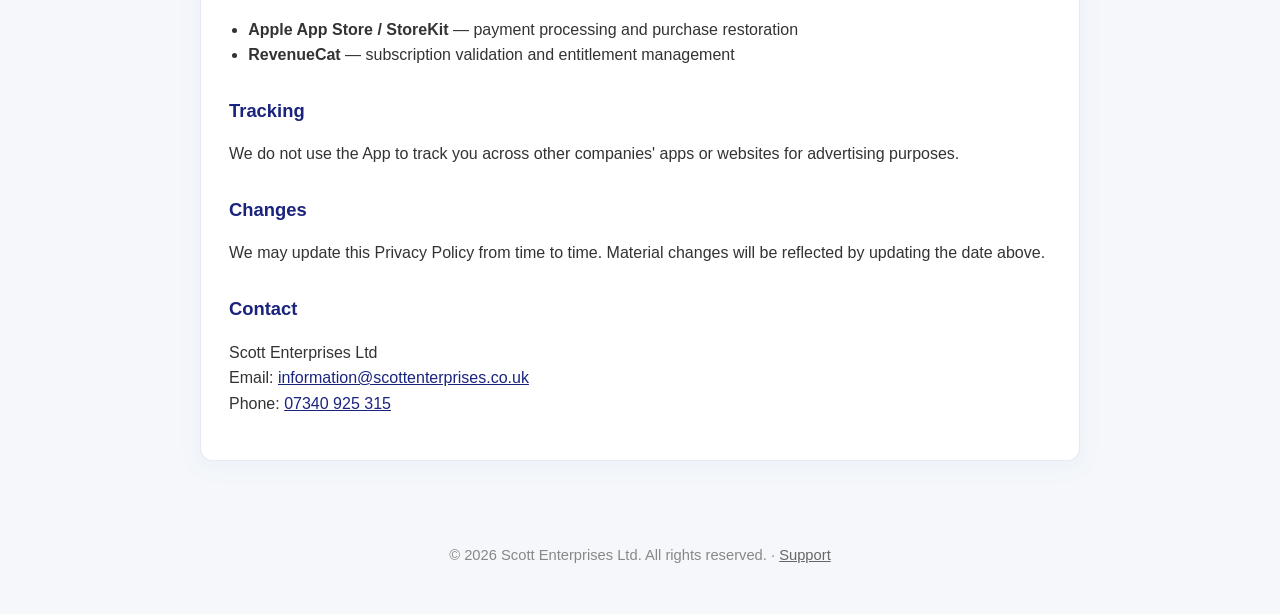
<file: apps/learn-world-flags/privacy.html>
<!DOCTYPE html>
<html lang="en-GB">
<head>
    <meta charset="UTF-8">
    <meta name="viewport" content="width=device-width, initial-scale=1.0">
    <title>Privacy Policy | Learn World Flags</title>
    <meta name="description" content="Privacy Policy for Learn World Flags by Scott Enterprises Ltd.">
    <meta name="robots" content="noindex, follow">
    <link rel="canonical" href="https://scottenterprises.co.uk/apps/learn-world-flags/privacy.html">
    <link rel="stylesheet" href="../../styles.css">
</head>
<body>
    <header class="site-header">
        <div class="site-header-inner">
            <a class="brand" href="../../index.html">
                SCOTT ENTERPRISES LTD
                <span>Mobile App Development Studio</span>
            </a>
            <nav class="site-nav" aria-label="Primary">
                <a href="index.html">Support</a>
                <a href="privacy.html" aria-current="page">Privacy</a>
                <a href="terms.html">Terms</a>
            </nav>
        </div>
    </header>

    <section class="hero hero-compact">
        <div class="page-shell">
            <h1>Privacy Policy</h1>
            <p>Learn World Flags</p>
        </div>
    </section>

    <main>
        <div class="page-shell">
            <article class="card legal-content">
                <p class="legal-updated"><strong>Last updated:</strong> 29 June 2026</p>
                <p>
                    Scott Enterprises Ltd ("we", "us", "our") operates the Learn World Flags iOS app ("the App"). This Privacy Policy explains how information is handled when you use the App.
                </p>

                <h2>Summary</h2>
                <ul>
                    <li>No account is required.</li>
                    <li>Learning progress, streaks, and settings are stored on your device.</li>
                    <li>If you subscribe to Pro, Apple processes payment and RevenueCat validates your entitlement.</li>
                    <li>We do not sell your data or use it for cross-app advertising tracking.</li>
                    <li>We do not use third-party analytics SDKs in this app.</li>
                </ul>

                <h2>Information stored on your device</h2>
                <p>The App stores the following locally on your iPhone or iPad using on-device storage only:</p>
                <ul>
                    <li>Spaced-repetition progress for each country and flag</li>
                    <li>Daily challenge completion and streak data</li>
                    <li>Onboarding and app preference flags</li>
                    <li>Quiz and learn session history needed for progress tracking</li>
                </ul>
                <p>This information is not transmitted to our servers because we do not operate user accounts or a backend database for learning progress.</p>

                <h2>Purchases</h2>
                <p>
                    If you subscribe to Pro, payment is processed by Apple through the App Store. We do not receive your payment card number or bank details.
                </p>
                <p>
                    We use RevenueCat to validate subscriptions and unlock Pro features. RevenueCat may receive purchase history and an anonymous app user identifier associated with your Apple ID purchase record for app functionality and purchase analytics. We do not receive your name or email address through the App.
                </p>

                <h2>What we do not collect</h2>
                <ul>
                    <li>Name, email address, phone number, or postal address through the App</li>
                    <li>Precise or coarse location</li>
                    <li>Contacts, photos, health data, browsing history, or search history</li>
                    <li>Advertising identifiers for cross-app tracking</li>
                </ul>

                <h2>Children</h2>
                <p>
                    The App is suitable for learners of all ages, including children. We do not knowingly collect personal information from children through the App. Because no account is required and progress stays on-device, parents and guardians can delete app data by removing the App from the device.
                </p>

                <h2>Data retention and deletion</h2>
                <p>
                    On-device progress and settings remain on your device until you delete the App or reset app data. Purchase and subscription records are retained by Apple and RevenueCat according to their policies.
                </p>

                <h2>Third-party services</h2>
                <ul>
                    <li><strong>Apple App Store / StoreKit</strong> — payment processing and purchase restoration</li>
                    <li><strong>RevenueCat</strong> — subscription validation and entitlement management</li>
                </ul>

                <h2>Tracking</h2>
                <p>
                    We do not use the App to track you across other companies' apps or websites for advertising purposes.
                </p>

                <h2>Changes</h2>
                <p>
                    We may update this Privacy Policy from time to time. Material changes will be reflected by updating the date above.
                </p>

                <h2>Contact</h2>
                <p>
                    Scott Enterprises Ltd<br>
                    Email: <a href="mailto:information@scottenterprises.co.uk">information@scottenterprises.co.uk</a><br>
                    Phone: <a href="tel:07340925315">07340 925 315</a>
                </p>
            </article>
        </div>
    </main>

    <footer class="site-footer">
        <p>&copy; 2026 Scott Enterprises Ltd. All rights reserved. · <a href="index.html">Support</a></p>
    </footer>
</body>
</html>
</file>
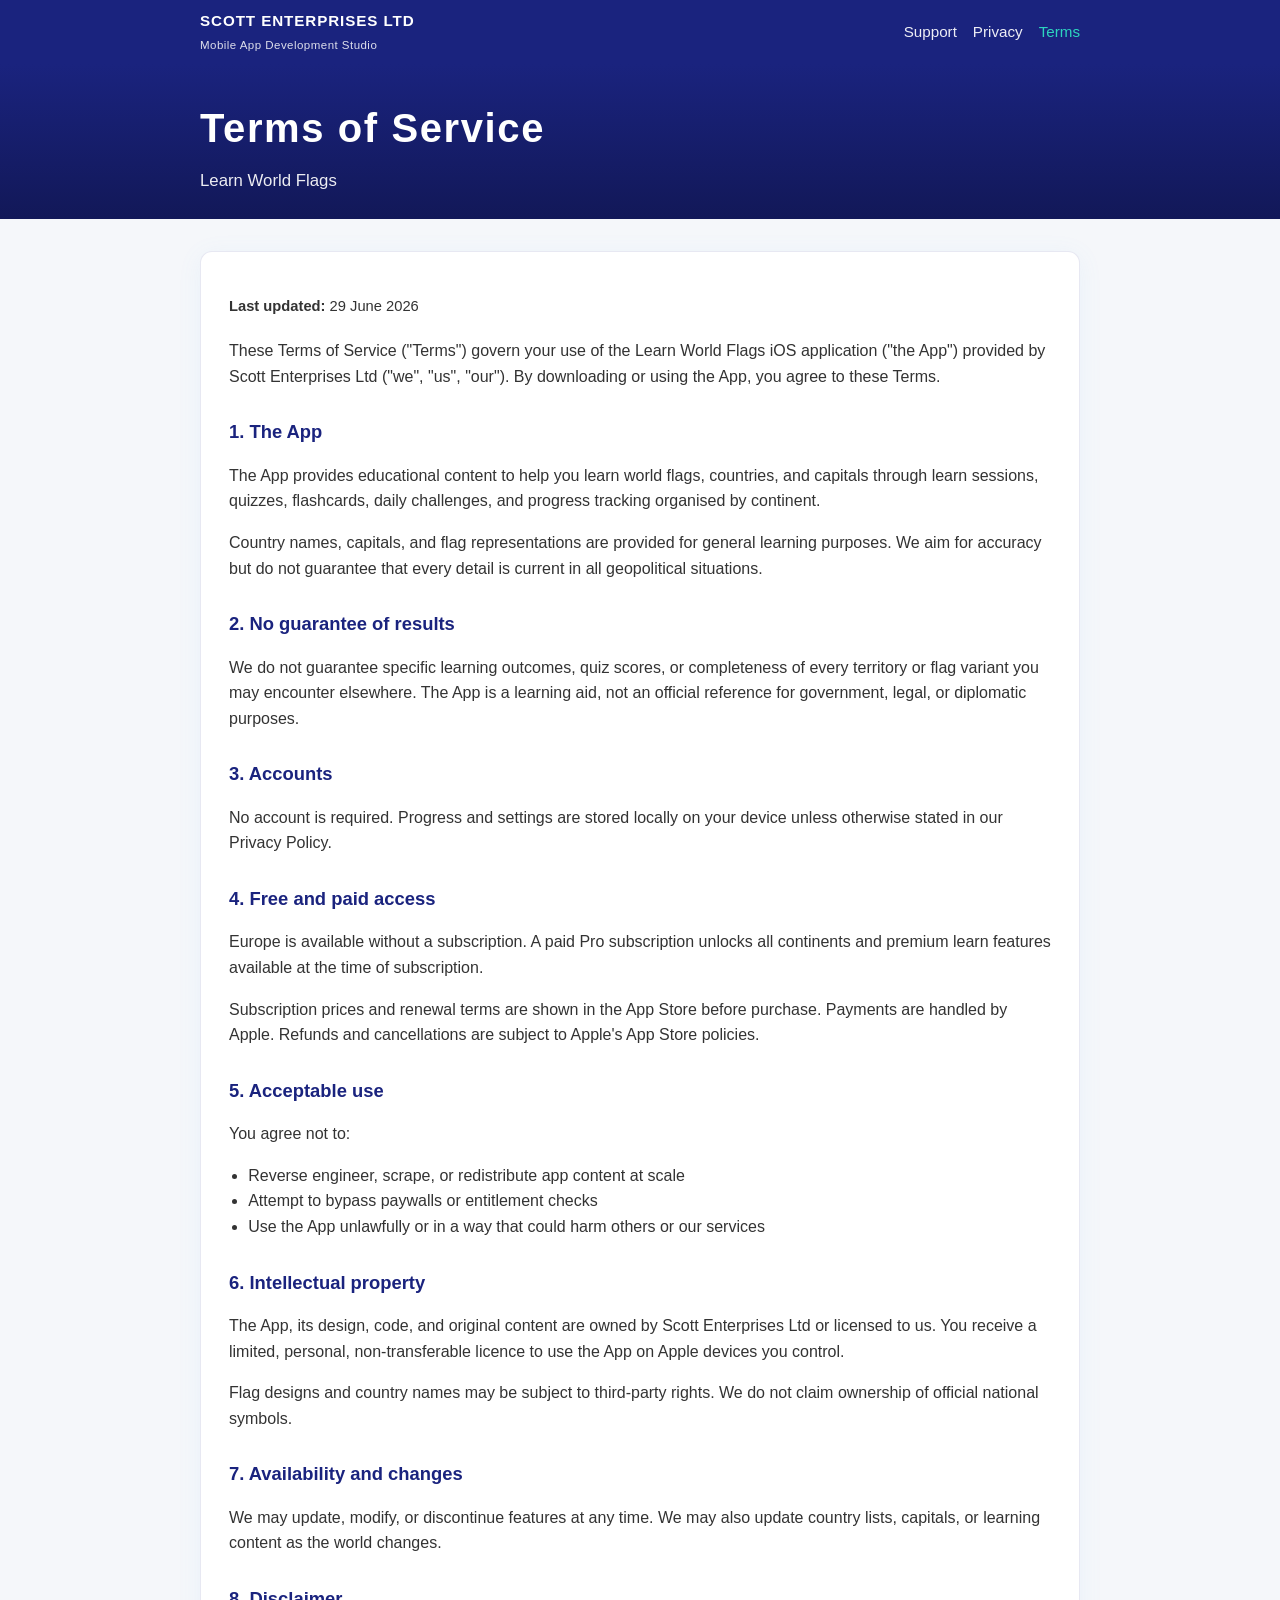
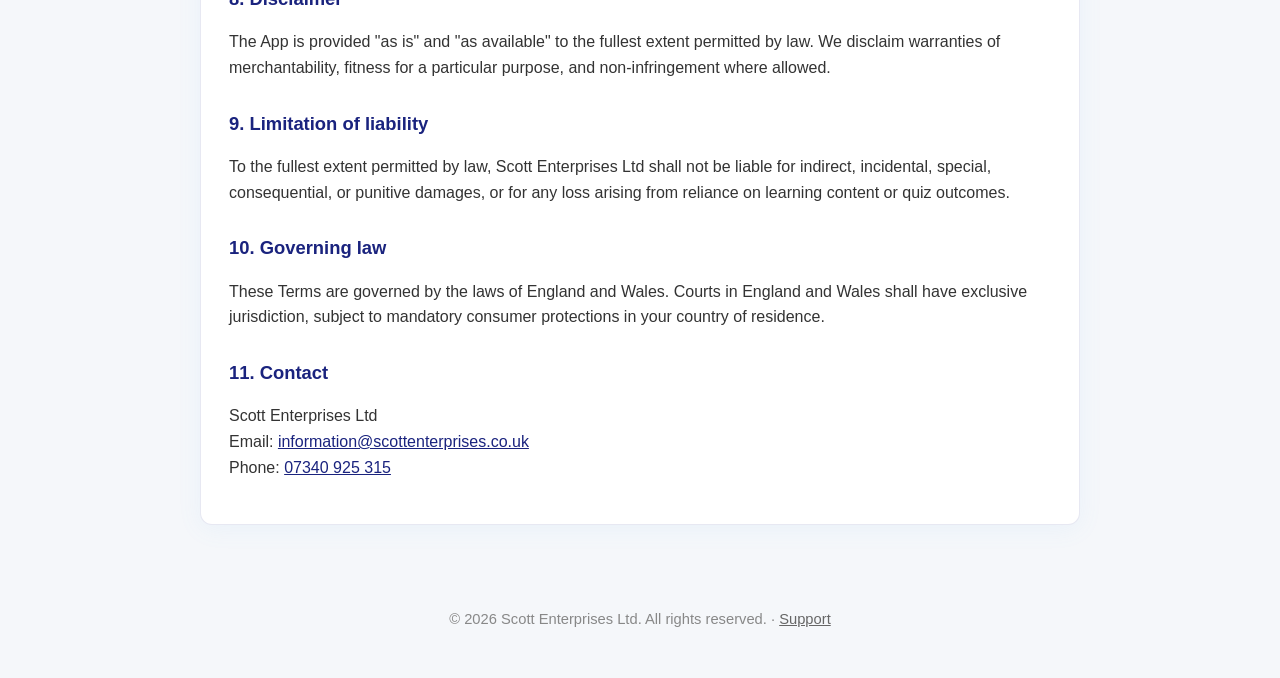
<file: apps/learn-world-flags/terms.html>
<!DOCTYPE html>
<html lang="en-GB">
<head>
    <meta charset="UTF-8">
    <meta name="viewport" content="width=device-width, initial-scale=1.0">
    <title>Terms of Service | Learn World Flags</title>
    <meta name="description" content="Terms of Service for Learn World Flags by Scott Enterprises Ltd.">
    <meta name="robots" content="noindex, follow">
    <link rel="canonical" href="https://scottenterprises.co.uk/apps/learn-world-flags/terms.html">
    <link rel="stylesheet" href="../../styles.css">
</head>
<body>
    <header class="site-header">
        <div class="site-header-inner">
            <a class="brand" href="../../index.html">
                SCOTT ENTERPRISES LTD
                <span>Mobile App Development Studio</span>
            </a>
            <nav class="site-nav" aria-label="Primary">
                <a href="index.html">Support</a>
                <a href="privacy.html">Privacy</a>
                <a href="terms.html" aria-current="page">Terms</a>
            </nav>
        </div>
    </header>

    <section class="hero hero-compact">
        <div class="page-shell">
            <h1>Terms of Service</h1>
            <p>Learn World Flags</p>
        </div>
    </section>

    <main>
        <div class="page-shell">
            <article class="card legal-content">
                <p class="legal-updated"><strong>Last updated:</strong> 29 June 2026</p>
                <p>
                    These Terms of Service ("Terms") govern your use of the Learn World Flags iOS application ("the App") provided by Scott Enterprises Ltd ("we", "us", "our"). By downloading or using the App, you agree to these Terms.
                </p>

                <h2>1. The App</h2>
                <p>
                    The App provides educational content to help you learn world flags, countries, and capitals through learn sessions, quizzes, flashcards, daily challenges, and progress tracking organised by continent.
                </p>
                <p>
                    Country names, capitals, and flag representations are provided for general learning purposes. We aim for accuracy but do not guarantee that every detail is current in all geopolitical situations.
                </p>

                <h2>2. No guarantee of results</h2>
                <p>
                    We do not guarantee specific learning outcomes, quiz scores, or completeness of every territory or flag variant you may encounter elsewhere. The App is a learning aid, not an official reference for government, legal, or diplomatic purposes.
                </p>

                <h2>3. Accounts</h2>
                <p>
                    No account is required. Progress and settings are stored locally on your device unless otherwise stated in our Privacy Policy.
                </p>

                <h2>4. Free and paid access</h2>
                <p>
                    Europe is available without a subscription. A paid Pro subscription unlocks all continents and premium learn features available at the time of subscription.
                </p>
                <p>
                    Subscription prices and renewal terms are shown in the App Store before purchase. Payments are handled by Apple. Refunds and cancellations are subject to Apple's App Store policies.
                </p>

                <h2>5. Acceptable use</h2>
                <p>You agree not to:</p>
                <ul>
                    <li>Reverse engineer, scrape, or redistribute app content at scale</li>
                    <li>Attempt to bypass paywalls or entitlement checks</li>
                    <li>Use the App unlawfully or in a way that could harm others or our services</li>
                </ul>

                <h2>6. Intellectual property</h2>
                <p>
                    The App, its design, code, and original content are owned by Scott Enterprises Ltd or licensed to us. You receive a limited, personal, non-transferable licence to use the App on Apple devices you control.
                </p>
                <p>
                    Flag designs and country names may be subject to third-party rights. We do not claim ownership of official national symbols.
                </p>

                <h2>7. Availability and changes</h2>
                <p>
                    We may update, modify, or discontinue features at any time. We may also update country lists, capitals, or learning content as the world changes.
                </p>

                <h2>8. Disclaimer</h2>
                <p>
                    The App is provided "as is" and "as available" to the fullest extent permitted by law. We disclaim warranties of merchantability, fitness for a particular purpose, and non-infringement where allowed.
                </p>

                <h2>9. Limitation of liability</h2>
                <p>
                    To the fullest extent permitted by law, Scott Enterprises Ltd shall not be liable for indirect, incidental, special, consequential, or punitive damages, or for any loss arising from reliance on learning content or quiz outcomes.
                </p>

                <h2>10. Governing law</h2>
                <p>
                    These Terms are governed by the laws of England and Wales. Courts in England and Wales shall have exclusive jurisdiction, subject to mandatory consumer protections in your country of residence.
                </p>

                <h2>11. Contact</h2>
                <p>
                    Scott Enterprises Ltd<br>
                    Email: <a href="mailto:information@scottenterprises.co.uk">information@scottenterprises.co.uk</a><br>
                    Phone: <a href="tel:07340925315">07340 925 315</a>
                </p>
            </article>
        </div>
    </main>

    <footer class="site-footer">
        <p>&copy; 2026 Scott Enterprises Ltd. All rights reserved. · <a href="index.html">Support</a></p>
    </footer>
</body>
</html>
</file>
<file: styles.css>
:root {
    --primary: #1a237e;
    --primary-dark: #121858;
    --accent: #2dd4bf;
    --accent-soft: #64b5f6;
    --background: #f5f7fa;
    --text: #222;
    --muted: #5a6472;
    --white: #fff;
    --border: rgba(26, 35, 126, 0.1);
    --shadow: 0 4px 24px rgba(100, 181, 246, 0.08);
    --radius: 12px;
    --max-width: 920px;
}

* {
    box-sizing: border-box;
}

body {
    margin: 0;
    font-family: 'Segoe UI', 'Helvetica Neue', Arial, 'Liberation Sans', sans-serif;
    background: var(--background);
    color: var(--text);
    min-height: 100vh;
    line-height: 1.6;
}

a {
    color: var(--primary);
}

a:hover {
    color: var(--accent-soft);
}

.site-header {
    background: var(--primary);
    color: var(--white);
    box-shadow: 0 2px 8px rgba(26, 35, 126, 0.12);
}

.site-header-inner,
.page-shell {
    max-width: var(--max-width);
    margin: 0 auto;
    padding: 0 1.25rem;
}

.site-header-inner {
    display: flex;
    align-items: center;
    justify-content: space-between;
    gap: 1rem;
    min-height: 4rem;
}

.brand {
    color: var(--white);
    text-decoration: none;
    font-weight: 700;
    letter-spacing: 0.06em;
    font-size: 0.95rem;
}

.brand span {
    display: block;
    font-size: 0.72rem;
    font-weight: 400;
    letter-spacing: 0.04em;
    opacity: 0.85;
    margin-top: 0.15rem;
}

.site-nav {
    display: flex;
    flex-wrap: wrap;
    gap: 0.35rem 1rem;
}

.site-nav a {
    color: rgba(255, 255, 255, 0.92);
    text-decoration: none;
    font-size: 0.95rem;
}

.site-nav a:hover,
.site-nav a[aria-current="page"] {
    color: var(--accent);
}

.hero {
    background: linear-gradient(180deg, var(--primary) 0%, var(--primary-dark) 100%);
    color: var(--white);
    padding: 2.5rem 0 2rem;
    text-align: center;
}

.hero-compact {
    padding: 2rem 0 1.5rem;
    text-align: left;
}

.hero h1 {
    margin: 0 0 0.5rem;
    font-size: clamp(1.8rem, 4vw, 2.5rem);
    letter-spacing: 0.04em;
}

.hero p {
    margin: 0;
    font-size: 1.05rem;
    font-weight: 300;
    opacity: 0.92;
    max-width: 40rem;
}

.hero-compact p {
    max-width: none;
}

main {
    padding: 2rem 0 3rem;
}

.card,
.panel {
    background: var(--white);
    border-radius: var(--radius);
    box-shadow: var(--shadow);
    border: 1px solid var(--border);
    padding: 1.75rem;
    margin-bottom: 1.25rem;
}

.section-title {
    color: var(--primary);
    font-size: 1.35rem;
    margin: 0 0 0.85rem;
    font-weight: 600;
}

.lead {
    font-size: 1.05rem;
    color: var(--muted);
    margin-top: 0;
}

.grid-2 {
    display: grid;
    gap: 1rem;
}

.app-card {
    display: grid;
    grid-template-columns: 64px 1fr;
    gap: 1rem;
    align-items: start;
}

.app-icon {
    width: 64px;
    height: 64px;
    border-radius: 14px;
    box-shadow: 0 6px 18px rgba(0, 0, 0, 0.12);
}

.app-card h3 {
    margin: 0 0 0.35rem;
    font-size: 1.15rem;
}

.app-card p {
    margin: 0 0 0.75rem;
    color: var(--muted);
    font-size: 0.98rem;
}

.meta-links {
    display: flex;
    flex-wrap: wrap;
    gap: 0.5rem 1rem;
    font-size: 0.92rem;
}

.meta-links a {
    text-decoration: none;
    font-weight: 500;
}

.button-row {
    display: flex;
    flex-wrap: wrap;
    gap: 0.75rem;
    margin-top: 1rem;
}

.button {
    display: inline-block;
    padding: 0.65rem 1rem;
    border-radius: 10px;
    text-decoration: none;
    font-weight: 600;
    font-size: 0.95rem;
}

.button-primary {
    background: var(--accent);
    color: #041016;
}

.button-secondary {
    background: rgba(26, 35, 126, 0.08);
    color: var(--primary);
}

.legal-content h2 {
    font-size: 1.15rem;
    margin: 1.75rem 0 0.65rem;
    color: var(--primary);
}

.legal-content h2:first-child {
    margin-top: 0;
}

.legal-content p,
.legal-content li {
    color: #333;
}

.legal-content ul {
    padding-left: 1.2rem;
}

.legal-updated {
    color: var(--muted);
    font-size: 0.92rem;
    margin-bottom: 1.25rem;
}

.site-footer {
    text-align: center;
    color: #888;
    font-size: 0.92rem;
    padding: 0 1rem 2rem;
}

.site-footer a {
    color: #666;
}

@media (min-width: 700px) {
    .grid-2 {
        grid-template-columns: 1fr 1fr;
    }
}

@media (max-width: 640px) {
    .site-header-inner {
        flex-direction: column;
        align-items: flex-start;
        padding-top: 1rem;
        padding-bottom: 1rem;
    }

    .app-card {
        grid-template-columns: 56px 1fr;
    }

    .app-icon {
        width: 56px;
        height: 56px;
    }
}
</file>
